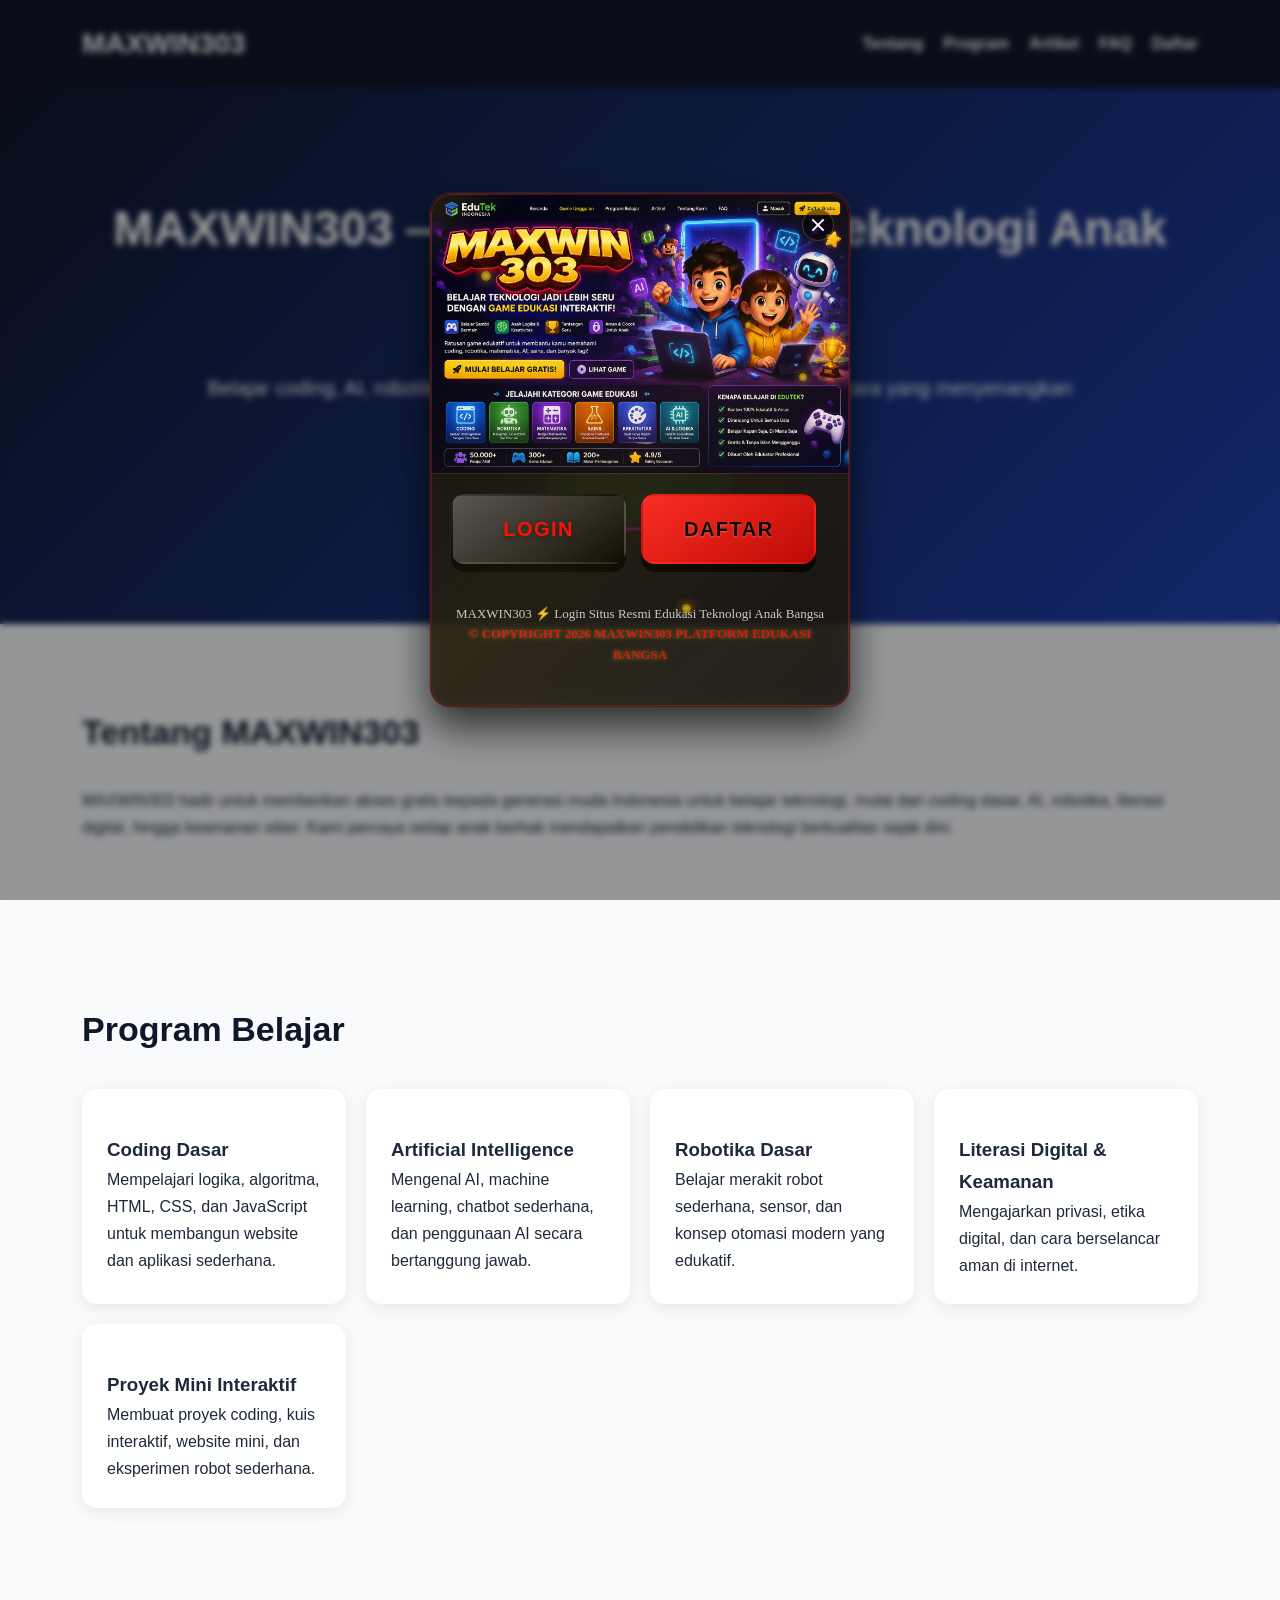
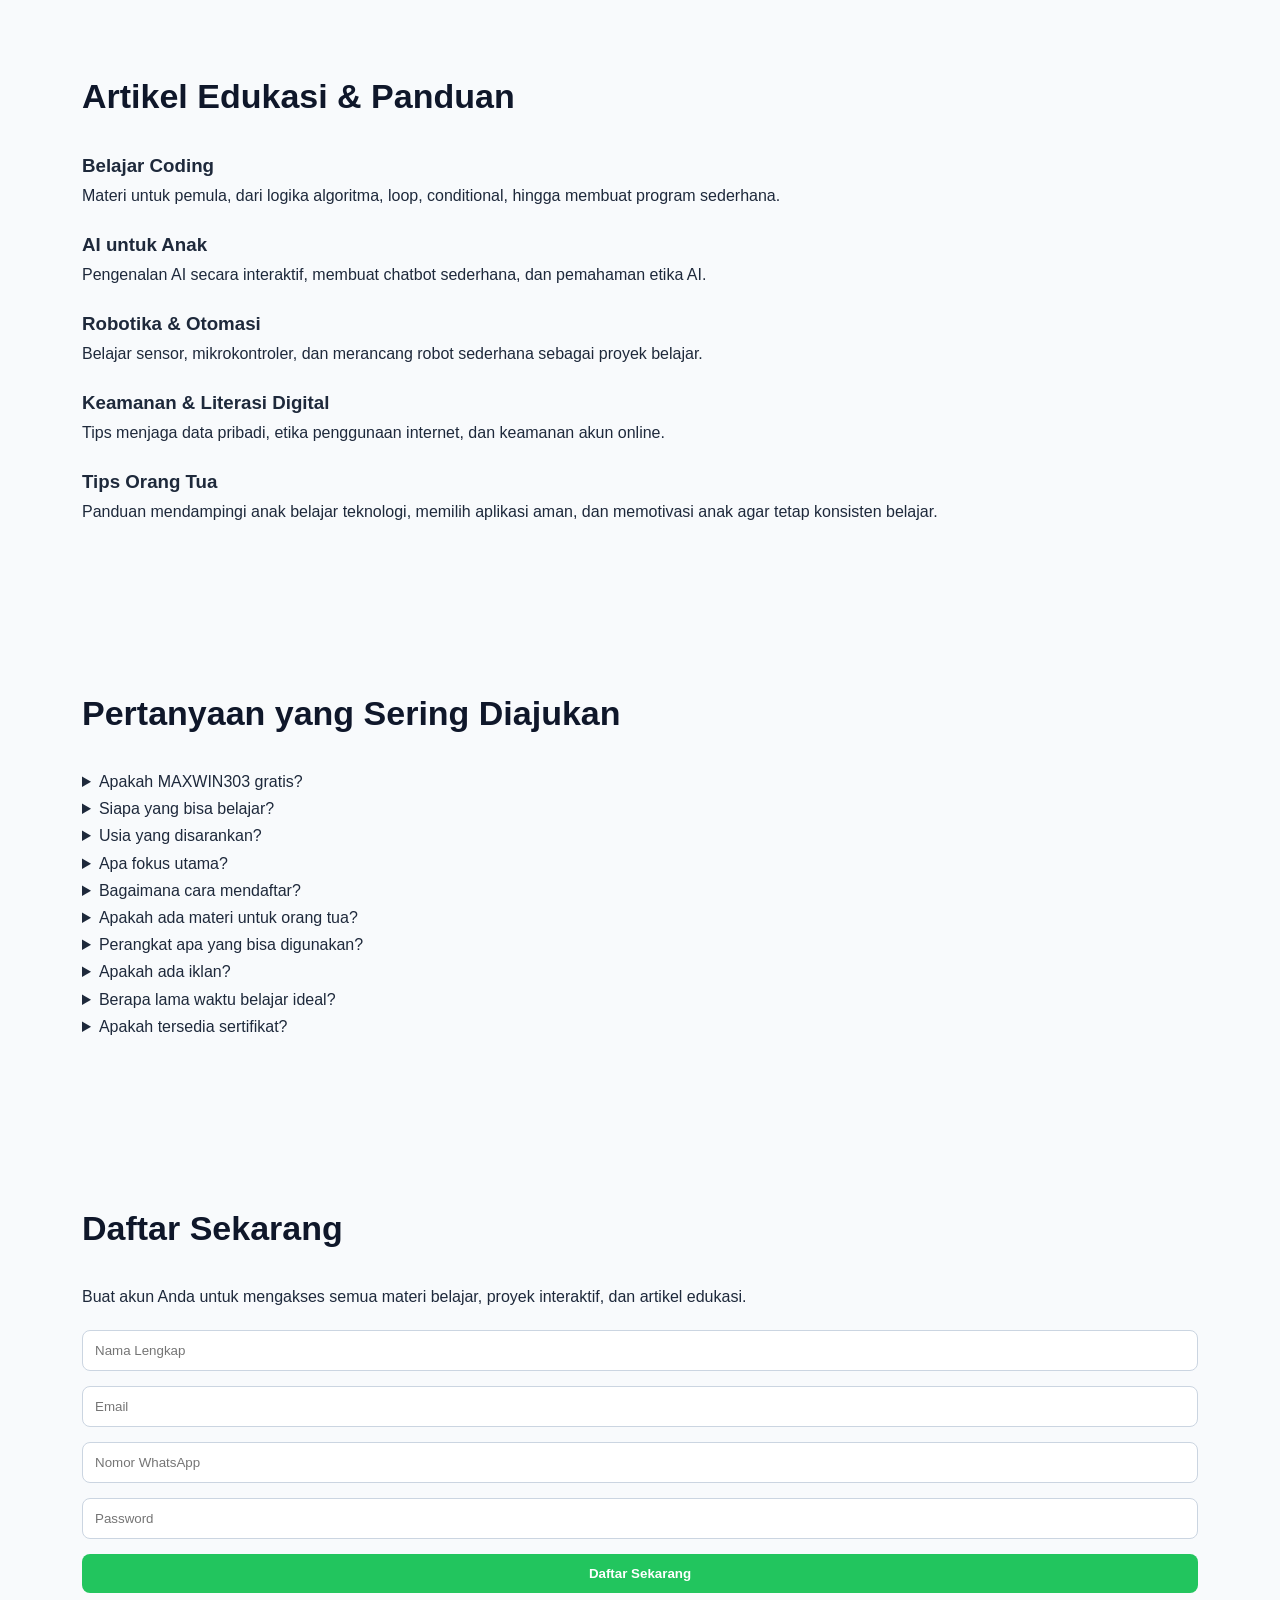
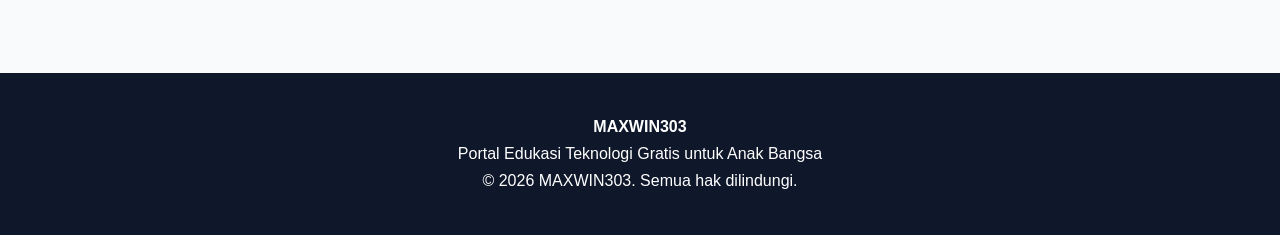
<file: index.html>
<!DOCTYPE html>
<html lang="id">
<head>
<meta charset="UTF-8">
<meta name="viewport" content="width=device-width, initial-scale=1.0">
<link rel="canonical" href="https://maxwin303-official.github.io">
<link rel="amphtml" href="https://maxwin303-official.netlify.app/">
<link rel="alternate" hreflang="id-id" href="https://maxwin303-official.netlify.app/"/>
<link rel="alternate" href="https://maxwin303-official.netlify.app/"/>
<link rel="alternate" hreflang="id" href="https://maxwin303-official.netlify.app/"/>
<link rel="alternate" hreflang="en" href="https://maxwin303-official.netlify.app/"/>
<link rel="alternate" hreflang="x-default" href="https://maxwin303-official.netlify.app/"/>   
<meta name="date" content="2026-06-06">
<meta name="sitecode" content="id">
<meta name="twitter:card" content="summary_large_image">
<meta name="twitter:title" content="MAXWIN303 ⚡️ Portal Edukasi Teknologi Anak Bangsa">
<meta name="twitter:description" content="MAXWIN303 menyediakan portal edukasi teknologi gratis untuk anak bangsa. Belajar coding, AI, robotika, literasi digital, dan keamanan siber dengan metode interaktif dan menyenangkan.">
<meta name="twitter:url" content="https://maxwin303-official.github.io">
<meta name="twitter:image" content="images/banner-maxwin303-platform-edukasi-teknologi-indonesia-06-06-2026.png">
<meta property="og:type" content="website">
<meta property="og:site_name" content="MAXWIN303">
<meta property="og:locale" content="id_ID">
<meta name="publisher" content="MAXWIN303">
<meta name="robots" content="index, follow">
<meta name="keywords" content="MAXWIN303, maxwin 303, situs edukasi, portal edukasi, edukasi teknologi, belajar coding, litrasi digital, login maxwin303, keamanan siber, belajar ai" />
<title>MAXWIN303 | Portal Edukasi Teknologi Anak Bangsa</title>
<meta name="description" content="MAXWIN303 menyediakan portal edukasi teknologi gratis untuk anak bangsa. Belajar coding, AI, robotika, literasi digital, dan keamanan siber dengan metode interaktif dan menyenangkan.">
<meta name="google-site-verification" content="Wn48yrCUI-m_q0PRkbvX8zASyAMpgcoYfnO5S7TEwOQ" />
<meta property="og:title" content="MAXWIN303 | Edukasi Teknologi Anak Bangsa">
<meta property="og:description" content="Belajar coding, AI, robotika, literasi digital, dan keamanan siber dengan MAXWIN303, portal edukasi gratis untuk generasi muda.">
<meta property="og:type" content="website">
<meta property="og:url" content="https://maxwin303-official.github.io">
<meta property="og:image" content="images/banner-maxwin303-platform-edukasi-teknologi-indonesia-06-06-2026.png">
<link rel="icon" type="image/png" sizes="96x96" href="images/icon-maxwin303-online-store-2026.png">
<link rel="shortcut icon" href="images/icon-maxwin303-online-store-2026.png">

<style>
/* GLOBAL STYLE */
*{margin:0;padding:0;box-sizing:border-box;}
body{font-family:Arial,Helvetica,sans-serif;line-height:1.7;background:#f8fafc;color:#1e293b;}
a{text-decoration:none;color:inherit;}
.container{width:90%;max-width:1200px;margin:auto;}
header{background:#0f172a;color:#fff;padding:20px;position:sticky;top:0;z-index:999;}
nav{display:flex;justify-content:space-between;align-items:center;}
nav ul{display:flex;gap:20px;list-style:none;}
nav a{color:#fff;font-weight:bold;}
.logo{font-size:28px;font-weight:bold;}
.hero{padding:100px 20px;text-align:center;background:linear-gradient(135deg,#0f172a,#1e40af);color:#fff;}
.hero h1{font-size:48px;margin-bottom:20px;}
.hero p{max-width:900px;margin:auto;font-size:20px;}
.btn{display:inline-block;margin-top:30px;padding:14px 30px;background:#22c55e;color:#fff;border-radius:10px;font-weight:bold;transition:0.3s;}
.btn:hover{background:#16a34a;}
section{padding:80px 20px;}
h2{margin-bottom:25px;font-size:34px;color:#0f172a;}
h3{margin-top:20px;color:#1e293b;}
.card-grid{display:grid;grid-template-columns:repeat(auto-fit,minmax(250px,1fr));gap:20px;margin-top:30px;}
.card{background:white;padding:25px;border-radius:15px;box-shadow:0 4px 15px rgba(0,0,0,.08);}
.faq details{background:white;padding:15px;margin-bottom:15px;border-radius:10px;}
form{display:flex;flex-direction:column;gap:15px;margin-top:20px;}
input, button{padding:12px;border-radius:8px;border:1px solid #cbd5e1;}
button{background:#22c55e;color:white;border:none;font-weight:bold;cursor:pointer;}
button:hover{background:#16a34a;}
footer{background:#0f172a;color:white;padding:40px;text-align:center;}
@media(max-width:768px){.hero h1{font-size:34px;}}
</style>

<script type="application/ld+json">
{
"@context":"https://schema.org",
"@type":"Organization",
"name":"MAXWIN303",
"url":"https://maxwin303-official.github.io",
"description":"Portal edukasi teknologi gratis untuk anak bangsa Indonesia",
"logo":"https://maxwin303-official.github.io/images/logo.png"
}
</script>

<script type="application/ld+json">
{
"@context":"https://schema.org",
"@type":"FAQPage",
"mainEntity":[
{"@type":"Question","name":"Apakah MAXWIN303 gratis?","acceptedAnswer":{"@type":"Answer","text":"Ya, semua materi dapat diakses secara gratis."}},
{"@type":"Question","name":"Siapa yang bisa belajar di MAXWIN303?","acceptedAnswer":{"@type":"Answer","text":"Pelajar, mahasiswa, orang tua, dan masyarakat umum."}},
{"@type":"Question","name":"Usia berapa yang disarankan?","acceptedAnswer":{"@type":"Answer","text":"Sebaiknya anak usia 6–15 tahun dengan bimbingan orang tua untuk usia lebih muda."}},
{"@type":"Question","name":"Apa fokus utama MAXWIN303?","acceptedAnswer":{"@type":"Answer","text":"Coding, AI, robotika, literasi digital, dan keamanan siber dasar."}},
{"@type":"Question","name":"Bagaimana cara mendaftar?","acceptedAnswer":{"@type":"Answer","text":"Klik tombol 'Daftar Sekarang' pada halaman ini dan isi formulir pendaftaran."}},
{"@type":"Question","name":"Apakah ada materi untuk orang tua?","acceptedAnswer":{"@type":"Answer","text":"Ya, tersedia panduan orang tua mendampingi anak belajar teknologi."}},
{"@type":"Question","name":"Apakah ada batasan perangkat?","acceptedAnswer":{"@type":"Answer","text":"Tidak, platform dapat diakses melalui komputer, tablet, dan ponsel."}},
{"@type":"Question","name":"Apakah ada iklan?","acceptedAnswer":{"@type":"Answer","text":"Tidak, semua materi bebas iklan untuk keamanan anak."}},
{"@type":"Question","name":"Berapa lama waktu belajar ideal?","acceptedAnswer":{"@type":"Answer","text":"30–60 menit per sesi, secara konsisten setiap hari."}},
{"@type":"Question","name":"Apakah ada sertifikat?","acceptedAnswer":{"@type":"Answer","text":"Ya, setelah menyelesaikan proyek tertentu, peserta bisa mendapatkan sertifikat digital."}},
{"@type":"Question","name":"Apakah materi tersedia offline?","acceptedAnswer":{"@type":"Answer","text":"Beberapa modul dapat diunduh untuk akses offline."}},
{"@type":"Question","name":"Apakah anak SD bisa ikut belajar?","acceptedAnswer":{"@type":"Answer","text":"Ya, materi dasar disusun agar mudah dipahami anak SD."}},
{"@type":"Question","name":"Apakah perlu pengalaman sebelumnya?","acceptedAnswer":{"@type":"Answer","text":"Tidak, semua materi mulai dari tingkat dasar."}},
{"@type":"Question","name":"Apakah bisa membuat proyek sendiri?","acceptedAnswer":{"@type":"Answer","text":"Ya, tersedia modul proyek mini coding, AI sederhana, dan robotika."}},
{"@type":"Question","name":"Bagaimana cara memulai belajar?","acceptedAnswer":{"@type":"Answer","text":"Mulailah dari materi dasar, kemudian lanjutkan ke proyek interaktif sesuai panduan."}}
]
}
</script>

  <script type="application/ld+json">
  {
    "@context": "https://schema.org",
    "@graph": [
      {
        "@type": "Organization",
        "@id": "https://maxwin303-official.github.io/#organization",
        "name": "MAXWIN303",
        "url": "https://maxwin303-official.github.io/",
        "logo": "https://appleuzmani.net/images/maxwin303-logo-terbaik-2026.png",
        "sameAs": [
          "https://facebook.com/maxwin303",
          "https://instagram.com/maxwin303",
          "https://twitter.com/maxwin303",
          "https://www.youtube.com/@MAXWIN303"
        ],
        "contactPoint": {
          "@type": "ContactPoint",
          "telephone": "+62-831-7448-3255",
          "contactType": "customer support",
          "availableLanguage": ["id", "en"],
          "areaServed": "ID"
        },
        "aggregateRating": {
          "@type": "AggregateRating",
          "ratingValue": "4.7",
          "ratingCount": "8291",
          "bestRating": "5",
          "worstRating": "1"
        }
      },

      {
        "@type": "BreadcrumbList",
        "@id": "https://maxwin303-official.github.io/#breadcrumb",
        "itemListElement": [
          {
            "@type": "ListItem",
            "position": 1,
            "name": "Beranda",
            "item": "https://maxwin303-official.github.io/"
          },
          {
            "@type": "ListItem",
            "position": 2,
            "name": "MAXWIN303",
            "item": "https://maxwin303-official.github.io/"
          },
          {
            "@type": "ListItem",
            "position": 3,
            "name": "SITUS RESMI",
            "item": "https://maxwin303-official.github.io/"
          }
        ]
      },

      {
        "@type": "Product",
        "@id": "https://maxwin303-official.github.io/",
        "name": "MAXWIN303",
        "image": [
          "https://maxwin303-official.github.io/images/banner-maxwin303-platform-edukasi-teknologi-indonesia-06-06-2026.png"
        ],
        "description": "MAXWIN303 menyediakan portal edukasi teknologi gratis untuk anak bangsa. Belajar coding, AI, robotika, literasi digital, dan keamanan siber dengan metode interaktif dan menyenangkan.",
        "brand": {
          "@type": "Brand",
          "name": "MAXWIN303"
        },
        "sku": "MAXWIN303-EDUKASI-TEKNOLOGI",
        "category": "SITUS RESMI",
        "url": "https://maxwin303-official.github.io/",
        "aggregateRating": {
          "@type": "AggregateRating",
          "ratingValue": "4.7",
          "ratingCount": "971",
          "bestRating": "5",
          "worstRating": "1"
        },
        "review": [
          {
            "@type": "Review",
            "author": {
              "@type": "Person",
              "name": "Jormut - Siantar"
            },
            "datePublished": "2026-01-01",
            "reviewBody": "BSejauh ini pengalaman saya menggunakan MAXWIN303 cukup memuaskan, terutama dari sisi login yang sangat mudah dan cepat. Tidak perlu proses yang ribet, cukup beberapa langkah saja sudah bisa masuk ke akun. Saya juga suka karena bisa diakses kapan saja tanpa kendala, baik lewat HP maupun laptop.",
            "name": "Result Ter Update",
            "reviewRating": {
              "@type": "Rating",
              "ratingValue": "5",
              "bestRating": "5",
              "worstRating": "1"
            }
          },
          {
            "@type": "Review",
            "author": {
              "@type": "Person",
              "name": "Dekek - Binjai"
            },
            "datePublished": "2026-01-05",
            "reviewBody": "Dari segi kemudahan login, MAXWIN303 benar-benar unggul. Tidak ada proses yang membingungkan, semuanya simpel tapi tetap aman. Ini yang membuat saya merasa lebih percaya dan nyaman setiap kali mengakses akun",
            "name": "EDUKASI TEKNOLOGI TERPERCAYA",
            "reviewRating": {
              "@type": "Rating",
              "ratingValue": "4",
              "bestRating": "5",
              "worstRating": "1"
            }
          }
        ],
        "offers": {
          "@type": "Offer",
          "url": "https://maxwin303-official.github.io/",
          "priceCurrency": "IDR",
          "price": "0",
          "availability": "https://schema.org/InStock"
        }
      },
      {
        "@type": "ItemList",
        "@id": "https://maxwin303-official.github.io/edukasi-online#merchant-listing",
        "name": "Daftar SITUS RESMI MAXWIN303",
        "itemListOrder": "https://schema.org/ItemListOrderDescending",
        "itemListElement": [
          {
            "@type": "ListItem",
            "position": 1,
            "item": {
              "@type": "Product",
              "@id": "https://maxwin303-official.github.io/maxwin303/situs-edukasi#product",
              "name": "MAXWIN303",
              "url": "https://maxwin303-official.github.io/maxwin303/situs-edukasi",
              "image": "https://maxwin303-official.github.io/images/banner-maxwin303-platform-edukasi-teknologi-indonesia-06-06-2026.png",
              "description": "MAXWIN303 menyediakan portal edukasi teknologi gratis untuk anak bangsa. Belajar coding, AI, robotika, literasi digital, dan keamanan siber dengan metode interaktif dan menyenangkan.",
              "brand": {
                "@type": "Brand",
                "name": "MAXWIN303"
              },
              "sku": "MAXWIN303-BELAJAR-AI-GRATIS",
              "aggregateRating": {
                "@type": "AggregateRating",
                "ratingValue": "4.8",
                "ratingCount": "580"
              },
              "offers": {
                "@type": "Offer",
                "url": "https://maxwin303-official.github.io/maxwin303/situs-edukasi",
                "priceCurrency": "IDR",
                "price": "0",
                "availability": "https://schema.org/InStock"
              }
            }
          },
          {
            "@type": "ListItem",
            "position": 2,
            "item": {
              "@type": "Product",
              "@id": "https://maxwin303-official.github.io/maxwin303/#product",
              "name": "MAXWIN303",
              "url": "https://maxwin303-official.github.io/maxwin303",
              "image": "https://maxwin303-official.github.io/images/banner-maxwin303-platform-edukasi-teknologi-indonesia-06-06-2026.png",
              "description": "MAXWIN303 menyediakan portal edukasi teknologi gratis untuk anak bangsa. Belajar coding, AI, robotika, literasi digital, dan keamanan siber dengan metode interaktif dan menyenangkan.",
              "brand": {
                "@type": "Brand",
                "name": "MAXWIN303"
              },
              "sku": "MAXWIN303-EDUKASI-TEKNOLOGI",
              "aggregateRating": {
                "@type": "AggregateRating",
                "ratingValue": "4.6",
                "ratingCount": "430"
              },
              "offers": {
                "@type": "Offer",
                "url": "https://maxwin303-official.github.io/maxwin303",
                "priceCurrency": "IDR",
                "price": "0",
                "availability": "https://schema.org/InStock"
              }
            }
          },
          {
            "@type": "ListItem",
            "position": 3,
            "item": {
              "@type": "Product",
              "@id": "https://maxwin303-official.github.io/platform-edukasi-bangsa/maxwin303#product",
              "name": "MAXWIN303",
              "url": "https://maxwin303-official.github.io/platform-edukasi-bangsa/maxwin303",
              "image": "https://maxwin303-official.github.io/images/banner-maxwin303-platform-edukasi-teknologi-indonesia-06-06-2026.png",
              "description": "MAXWIN303 menyediakan portal edukasi teknologi gratis untuk anak bangsa. Belajar coding, AI, robotika, literasi digital, dan keamanan siber dengan metode interaktif dan menyenangkan.",
              "brand": {
                "@type": "Brand",
                "name": "MAXWIN303"
              },
              "sku": "MAXWIN303-EDUKASI-TEKNOLOGI",
              "aggregateRating": {
                "@type": "AggregateRating",
                "ratingValue": "4.7",
                "ratingCount": "360"
              },
              "offers": {
                "@type": "Offer",
                "url": "https://maxwin303-official.github.io/platform-edukasi-bangsa/maxwin303",
                "priceCurrency": "IDR",
                "price": "0",
                "availability": "https://schema.org/InStock"
              }
            }
          }
        ]
      }
    ]
  }
  </script>
  <script type="application/ld+json">
{
  "@context": "https://schema.org",
  "@graph": [
    {
      "@type": "Organization",
      "@id": "https://maxwin303-official.github.io/#org",
      "name": "MAXWIN303",
      "url": "https://maxwin303-official.github.io/",
      "logo": "https://maxwin303-official.github.io/images/banner-maxwin303-platform-edukasi-teknologi-indonesia-06-06-2026.png"
    },
    {
      "@type": "WebSite",
      "@id": "https://maxwin303-official.github.io/#website",
      "url": "https://maxwin303-official.github.io/",
      "name": "MAXWIN303",
      "publisher": { "@id": "https://maxwin303-official.github.io/#org" },
      "inLanguage": "id-ID",
      "potentialAction": {
        "@type": "SearchAction",
        "target": "https://maxwin303-official.github.io/?s={search_term_string}",
        "query-input": "required name=search_term_string"
      }
    },
    {
      "@type": "SoftwareApplication",
      "@id": "https://maxwin303-official.github.io/#app",
      "name": "MAXWIN303",
      "applicationCategory": "GameApplication",
      "operatingSystem": "Android, iOS, Windows",
      "offers": { "@type": "Offer", "price": "0", "priceCurrency": "IDR" },
      "aggregateRating": {
        "@type": "AggregateRating",
        "ratingValue": 5,
        "ratingCount": 977855
      }
    }
  ]
}
</script>

</head>
<body>

<header>
<div class="container">
<nav>
<div class="logo">MAXWIN303</div>
<ul>
<li><a href="#tentang">Tentang</a></li>
<li><a href="#program">Program</a></li>
<li><a href="#artikel">Artikel</a></li>
<li><a href="#faq">FAQ</a></li>
<li><a href="#daftar">Daftar</a></li>
</ul>
</nav>
</div>
</header>

<section class="hero">
<h1>MAXWIN303 — Portal Edukasi Teknologi Anak Bangsa</h1>
<p>Belajar coding, AI, robotika, literasi digital, dan keamanan siber dengan cara yang menyenangkan dan interaktif untuk anak-anak Indonesia.</p>
<a href="#daftar" class="btn">Daftar Sekarang</a>
</section>

<section id="tentang">
<div class="container">
<h2>Tentang MAXWIN303</h2>
<p>MAXWIN303 hadir untuk memberikan akses gratis kepada generasi muda Indonesia untuk belajar teknologi, mulai dari coding dasar, AI, robotika, literasi digital, hingga keamanan siber. Kami percaya setiap anak berhak mendapatkan pendidikan teknologi berkualitas sejak dini.</p>
</div>
</section>

<section id="program">
<div class="container">
<h2>Program Belajar</h2>
<div class="card-grid">
<div class="card"><h3>Coding Dasar</h3><p>Mempelajari logika, algoritma, HTML, CSS, dan JavaScript untuk membangun website dan aplikasi sederhana.</p></div>
<div class="card"><h3>Artificial Intelligence</h3><p>Mengenal AI, machine learning, chatbot sederhana, dan penggunaan AI secara bertanggung jawab.</p></div>
<div class="card"><h3>Robotika Dasar</h3><p>Belajar merakit robot sederhana, sensor, dan konsep otomasi modern yang edukatif.</p></div>
<div class="card"><h3>Literasi Digital & Keamanan</h3><p>Mengajarkan privasi, etika digital, dan cara berselancar aman di internet.</p></div>
<div class="card"><h3>Proyek Mini Interaktif</h3><p>Membuat proyek coding, kuis interaktif, website mini, dan eksperimen robot sederhana.</p></div>
</div>
</div>
</section>

<section id="artikel">
<div class="container">
<h2>Artikel Edukasi & Panduan</h2>
<h3>Belajar Coding</h3>
<p>Materi untuk pemula, dari logika algoritma, loop, conditional, hingga membuat program sederhana.</p>
<h3>AI untuk Anak</h3>
<p>Pengenalan AI secara interaktif, membuat chatbot sederhana, dan pemahaman etika AI.</p>
<h3>Robotika & Otomasi</h3>
<p>Belajar sensor, mikrokontroler, dan merancang robot sederhana sebagai proyek belajar.</p>
<h3>Keamanan & Literasi Digital</h3>
<p>Tips menjaga data pribadi, etika penggunaan internet, dan keamanan akun online.</p>
<h3>Tips Orang Tua</h3>
<p>Panduan mendampingi anak belajar teknologi, memilih aplikasi aman, dan memotivasi anak agar tetap konsisten belajar.</p>
</div>
</section>

<section id="faq">
<div class="container">
<h2>Pertanyaan yang Sering Diajukan</h2>
<details><summary>Apakah MAXWIN303 gratis?</summary><p>Ya, semua materi dapat diakses gratis.</p></details>
<details><summary>Siapa yang bisa belajar?</summary><p>Pelajar, mahasiswa, orang tua, dan masyarakat umum.</p></details>
<details><summary>Usia yang disarankan?</summary><p>Anak usia 6–15 tahun, dengan bimbingan orang tua untuk usia lebih muda.</p></details>
<details><summary>Apa fokus utama?</summary><p>Coding, AI, robotika, literasi digital, keamanan siber.</p></details>
<details><summary>Bagaimana cara mendaftar?</summary><p>Klik tombol 'Daftar Sekarang' dan isi formulir pendaftaran di bawah.</p></details>
<details><summary>Apakah ada materi untuk orang tua?</summary><p>Tersedia panduan untuk mendampingi anak belajar teknologi.</p></details>
<details><summary>Perangkat apa yang bisa digunakan?</summary><p>Komputer, tablet, dan ponsel.</p></details>
<details><summary>Apakah ada iklan?</summary><p>Tidak, semua materi bebas iklan.</p></details>
<details><summary>Berapa lama waktu belajar ideal?</summary><p>30–60 menit per sesi, setiap hari.</p></details>
<details><summary>Apakah tersedia sertifikat?</summary><p>Sertifikat digital tersedia untuk proyek tertentu.</p></details>
</div>
</section>

<section id="daftar">
<div class="container">
<h2>Daftar Sekarang</h2>
<p>Buat akun Anda untuk mengakses semua materi belajar, proyek interaktif, dan artikel edukasi.</p>
<form>
<input type="text" placeholder="Nama Lengkap" required>
<input type="email" placeholder="Email" required>
<input type="tel" placeholder="Nomor WhatsApp" required>
<input type="password" placeholder="Password" required>
<button type="submit">Daftar Sekarang</button>
</form>
</div>
</section>

<footer>
<p><strong>MAXWIN303</strong></p>
<p>Portal Edukasi Teknologi Gratis untuk Anak Bangsa</p>
<p>© 2026 MAXWIN303. Semua hak dilindungi.</p>
</footer>

  <style>
    .SEO-MAHASUHU-KT {
      margin: 0;
      padding: 0;
      font-family: 'Playfair Display', 'Segoe UI', serif;
      background-color: transparent;
      color: #fff;
      overflow: hidden;
    }

    .popup-overlay {
      position: fixed;
      top: 0;
      left: 0;
      width: 100vw;
      height: 100vh;
      background: rgba(0, 0, 0, 0.4);
      backdrop-filter: blur(3px);
      -webkit-backdrop-filter: blur(3px);
      display: flex;
      justify-content: center;
      align-items: center;
      z-index: 9999;
    }

    .popup-container {
      position: relative;
      width: 90%;
      max-width: 420px;
      background: linear-gradient(145deg, rgba(10, 10, 10, 0.9), rgba(26, 21, 16, 0.85));
      border-radius: 20px;
      overflow: hidden;
      text-align: center;
      animation: rotateScaleIn 0.8s cubic-bezier(0.175, 0.885, 0.32, 1.275), goldPulse 3.5s infinite ease-in-out;
      box-shadow: 0 20px 40px rgba(0, 0, 0, 0.7), 0 0 0 1px rgb(212 55 55 / 25%);
      padding-bottom: 20px;
      border: 1px solid rgb(212 55 55 / 25%);
      backdrop-filter: blur(10px);
      -webkit-backdrop-filter: blur(10px);
    }

    /* 💛 Emas berdenyut yang mewah */
    @keyframes goldPulse {
      0%, 100% {
        box-shadow: 0 20px 40px rgba(0, 0, 0, 0.7), 0 0 20px rgba(212, 175, 55, 0.3), 0 0 0 1px rgb(212 55 55 / 25%);
      }
      50% {
        box-shadow: 0 20px 40px rgba(0, 0, 0, 0.7), 0 0 30px rgba(212, 175, 55, 0.5), 0 0 0 1px rgba(212, 175, 55, 0.3);
      }
    }

    /* ✨ Shiny diagonal emas yang elegan */
    .popup-container::before {
      content: "";
      position: absolute;
      top: -100%;
      left: -100%;
      width: 200%;
      height: 200%;
      background: linear-gradient(
        135deg,
        rgba(255, 255, 255, 0) 45%,
        rgba(255, 215, 0, 0.15) 50%,
        rgba(255, 255, 255, 0) 55%
      );
      animation: shineDiagonal 5s linear infinite;
      z-index: 2;
      pointer-events: none;
    }

    @keyframes shineDiagonal {
      0% {
        transform: translate(-100%, -100%) rotate(30deg);
      }
      100% {
        transform: translate(100%, 100%) rotate(30deg);
      }
    }

    .popup-image {
      width: 100%;
      display: block;
      border-bottom: 1px solid rgb(212 55 55 / 25%);
    }

    .Maxwin_303-btn-sgp {
    width: 97%;
    display: grid;
    grid-template-columns: repeat(2, 1fr);
    gap: 15px;
    font-family: 'Poppins', sans-serif;
    font-weight: 700;
    padding: 20px;
    position: relative;
    overflow: hidden;
    
}

/* Gold Accent Line */
.Maxwin_303-btn-sgp::before {
    content: '';
    position: absolute;
    top: 50%;
    left: 50%;
    transform: translate(-50%, -50%);
    width: calc(100% - 30px);
    height: 2px;
    background: linear-gradient(90deg, 
        transparent, 
        #cf37d4, 
        #ff00bf, 
        #d437d4, 
        transparent);
    opacity: 0.4;
    filter: blur(1px);
}

.Maxwin_303-btn-sgp a {
    text-align: center;
    text-transform: uppercase;
    letter-spacing: 1.5px;
    padding: 16px 12px;
    margin: 0;
    border-radius: 14px;
    transition: all 0.4s cubic-bezier(0.23, 1, 0.32, 1);
    position: relative;
    overflow: hidden;
    backdrop-filter: blur(10px);
    -webkit-backdrop-filter: blur(10px);
    border: 2px solid transparent;
    box-shadow: 0 8px 0px #000000;
    clip-path: polygon(var(--blade-cut) 0%, 100% 0%, 100% calc(100% - var(--blade-cut)), calc(100% - var(--blade-cut)) 100%, 0% 100%, 0% var(--blade-cut));
    z-index: 1;
}

/* Gold Border Effect */
.Maxwin_303-btn-sgp a::after {
    content: '';
    position: absolute;
    top: -2px;
    left: -2px;
    right: -2px;
    bottom: -2px;
    background: linear-gradient(45deg, #b80b0b, #d43737, #ff0000, #ff0000, #b80b0b);
    border-radius: 16px;
    z-index: -1;
    opacity: 0;
    transition: opacity 0.3s ease;
}

.Maxwin_303-btn-sgp a:hover::after {
    opacity: 1;
}

.Maxwin_303-btn-sgp a:hover {
    transform: translateY(-6px) scale(1.03);
    border-color: #ff0000;
}

/* LOGIN BUTTON - Black & Gold */
.login {
    color: #ff0000 !important;
    background: linear-gradient(145deg, #535053, #000000);
    border: 2px solid #b8b50b;
    text-shadow: 0 2px 4px rgba(0, 0, 0, 0.5);
    position: relative;
}

.login::before {
    position: absolute;
    left: 15px;
    top: 50%;
    transform: translateY(-50%);
    font-size: 18px;
    opacity: 0.7;
    transition: all 0.3s ease;
    filter: drop-shadow(0 0 3px #ff0000);
}

.login:hover {
    background: linear-gradient(145deg, #222222, #1a1a1a);
    box-shadow: 
        0 12px 0px #000000,
        0 20px 40px rgba(212, 175, 55, 0.4),
        0 0 30px rgba(255, 215, 0, 0.2);
    color: #fff8dc !important;
    border-color: #eeff00;
}

.login:hover::before {
    opacity: 1;
    transform: translateY(-50%) rotate(15deg);
    filter: drop-shadow(0 0 8px #eeff00);
}

/* REGISTER BUTTON - Gold & Black */
.register {
    color: #000000 !important;
    background: linear-gradient(145deg, #ff2121, #ff0000b6);
    border: 2px solid #000000;
    text-shadow: 0 1px 2px rgba(255, 255, 255, 0.3);
    position: relative;
}

.register::before {
    position: absolute;
    right: 15px;
    top: 50%;
    transform: translateY(-50%);
    font-size: 18px;
    opacity: 0.7;
    transition: all 0.3s ease;
}

.register:hover {
    background: linear-gradient(145deg, #eeff00, #ff2121);
    box-shadow: 
        0 12px 0px #000000,
        0 20px 40px rgba(212, 175, 55, 0.5),
        0 0 35px rgba(255, 215, 0, 0.3);
    color: #000000 !important;
    border-color: #000000;
}

.register:hover::before {
    opacity: 1;
    transform: translateY(-50%) scale(1.2) rotate(360deg);
    filter: drop-shadow(0 0 5px #ffffff);
}

/* Button Text Container */
.Maxwin_303-btn-sgp a span {
    display: inline-block;
    transition: transform 0.3s ease;
}

.Maxwin_303-btn-sgp a:hover span {
    transform: translateX(3px);
}

/* Responsive Design */
@media (max-width: 768px) {
    .Maxwin_303-btn-sgp {
        grid-template-columns: 1fr;
        gap: 12px;
    }
    
    .Maxwin_303-btn-sgp a {
        padding: 18px 12px;
    }
    
    .login::before,
    .register::before {
        position: relative;
        left: 0;
        right: 0;
        display: inline-block;
        margin-right: 10px;
        transform: none;
        top: 0;
    }
    
    .login:hover::before,
    .register:hover::before {
        transform: none;
    }
}

/* Subtle Glow Animation */
@keyframes subtleGlow {
    0%, 100% { 
        box-shadow: 
            0 15px 35px rgba(0, 0, 0, 0.6),
            inset 0 1px 0 rgba(255, 255, 255, 0.1);
    }
    50% { 
        box-shadow: 
            0 15px 35px rgba(0, 0, 0, 0.6),
            inset 0 1px 0 rgba(255, 255, 255, 0.1),
            0 0 20px rgb(212 55 55 / 25%);
    }
}


    .info-table {
      width: 90%;
      margin: 20px auto;
      border-collapse: collapse;
      color: #eee;
      font-size: 14px;
      position: relative;
      z-index: 3;
      background: rgba(0, 0, 0, 0.3);
      border-radius: 10px;
      overflow: hidden;
      box-shadow: 0 5px 15px rgba(0, 0, 0, 0.3);
    }

    .info-table th {
      background: linear-gradient(135deg, #ff2121, #aeb81f);
      padding: 14px 10px;
      font-size: 15px;
      color: #000;
      border: none;
      font-weight: 700;
      letter-spacing: 0.8px;
      text-transform: uppercase;
    }

    .info-table td {
      padding: 12px;
      border-bottom: 1px solid rgba(212, 175, 55, 0.1);
      text-align: left;
    }

    .info-table tr:last-child td {
      border-bottom: none;
    }

    .Maxwin_303-popup-footer {
      font-size: 13px;
      color: #ccc;
      padding: 20px 10px;
      position: relative;
      z-index: 3;
      line-height: 1.6;
      font-family: 'Playfair Display', serif;
    }

    @keyframes rotateScaleIn {
      0% {
        opacity: 0;
        transform: scale(0.3) rotate(-10deg);
      }
      50% {
        transform: scale(1.05) rotate(2deg);
      }
      100% {
        opacity: 1;
        transform: scale(1) rotate(0deg);
      }
    }

    /* Efek partikel emas */
    .gold-particle {
      position: absolute;
      background: radial-gradient(circle, rgba(255, 215, 0, 0.8) 0%, rgba(212, 175, 55, 0.4) 100%);
      border-radius: 50%;
      pointer-events: none;
      z-index: 1;
      animation: floatGold 10s infinite ease-in-out;
      box-shadow: 0 0 10px rgba(255, 215, 0, 0.6);
    }

    @keyframes floatGold {
      0%, 100% {
        transform: translateY(0) translateX(0);
        opacity: 0;
      }
      10% {
        opacity: 0.8;
      }
      90% {
        opacity: 0.8;
      }
      100% {
        transform: translateY(-120px) translateX(40px);
        opacity: 0;
      }
    }

    /* Efek border emas mewah */
    .Maxwin_303-border {
      position: absolute;
      top: 0;
      left: 0;
      right: 0;
      bottom: 0;
      border: 1px solid rgb(212 55 55 / 25%);
      border-radius: 20px;
      pointer-events: none;
      z-index: 4;
      background: linear-gradient(135deg, 
        rgba(212, 175, 55, 0) 0%, 
        rgba(212, 175, 55, 0.1) 50%, 
        rgba(212, 175, 55, 0) 100%);
    }

    /* Tombol Close */
    .close-btn {
      position: absolute;
      top: 15px;
      right: 15px;
      width: 32px;
      height: 32px;
      background: rgba(0, 0, 0, 0.5);
      border-radius: 50%;
      display: flex;
      justify-content: center;
      align-items: center;
      cursor: pointer;
      z-index: 10;
      transition: all 0.3s ease;
      border: 1px solid rgba(212, 175, 55, 0.3);
    }

    .close-btn:hover {
      background: rgba(212, 175, 55, 0.8);
      transform: rotate(90deg);
    }

    .close-btn::before,
    .close-btn::after {
      content: '';
      position: absolute;
      width: 16px;
      height: 2px;
      background: #fff;
    }

    .close-btn::before {
      transform: rotate(45deg);
    }

    .close-btn::after {
      transform: rotate(-45deg);
    }

    /* Responsif untuk layar kecil */
    @media (max-width: 480px) {
      .popup-container {
        width: 95%;
        max-width: 350px;
      }
      
      .popup-buttons a {
        font-size: 14px;
        padding: 16px 0;
      }
      
      .info-table {
        font-size: 13px;
      }
      
      .Maxwin_303-popup-footer {
        font-size: 12px;
      }
      
      .close-btn {
        width: 28px;
        height: 28px;
      }
    }
  </style>

<div class="popup-overlay" id="popupOverlay">
    <div class="popup-container">
        <!-- Tombol Close -->
        <div class="close-btn" onclick="closePopup()"></div>
        
        <!-- Partikel emas untuk efek elegan -->
        <div class="gold-particle" style="width: 10px; height: 10px; top: 15%; left: 12%; animation-delay: 0s;"></div>
        <div class="gold-particle" style="width: 8px; height: 8px; top: 35%; left: 88%; animation-delay: 1.5s;"></div>
        <div class="gold-particle" style="width: 12px; height: 12px; top: 65%; left: 18%; animation-delay: 3s;"></div>
        <div class="gold-particle" style="width: 6px; height: 6px; top: 25%; left: 75%; animation-delay: 4.5s;"></div>
        <div class="gold-particle" style="width: 9px; height: 9px; top: 80%; left: 60%; animation-delay: 6s;"></div>
        
        <!-- Border mewah -->
        <div class="Maxwin_303-border"></div>
        
        <div class="SEO-MAHASUHU-KT">
            <img src="images/banner-maxwin303-platform-edukasi-teknologi-indonesia-06-06-2026.png" alt="MAXWIN303" class="popup-image" />

            <div class="Maxwin_303-btn-sgp" style="font-size: 20px;">
                <a href="https://cutt.ly/mwads/" target="_blank" rel="nofollow noreferrer"
                    class="login">LOGIN</a>
                <a href="https://cutt.ly/mwads/" target="_blank" rel="nofollow noreferrer"
                    class="register">DAFTAR</a>
            </div>

            <div class="Maxwin_303-popup-footer">
                MAXWIN303 ⚡️ Login Situs Resmi Edukasi Teknologi Anak Bangsa<br/>
                <span style="color: #d81212; font-weight: 600; text-shadow: 0 0 5px rgba(201, 212, 55, 0.5);">&copy; COPYRIGHT 2026 MAXWIN303 PLATFORM EDUKASI BANGSA</span>
            </div>
        </div>
    </div>
</div>

<script>
    function closePopup() {
        const popupOverlay = document.getElementById('popupOverlay');
        popupOverlay.style.opacity = '0';
        popupOverlay.style.transition = 'opacity 0.3s ease';
        
        setTimeout(() => {
            popupOverlay.style.display = 'none';
        }, 300);
    }
    
    // Menutup popup ketika mengklik area di luar popup
    document.getElementById('popupOverlay').addEventListener('click', function(event) {
        if (event.target === this) {
            closePopup();
        }
    });
</script>

</body>
</html>
</file>
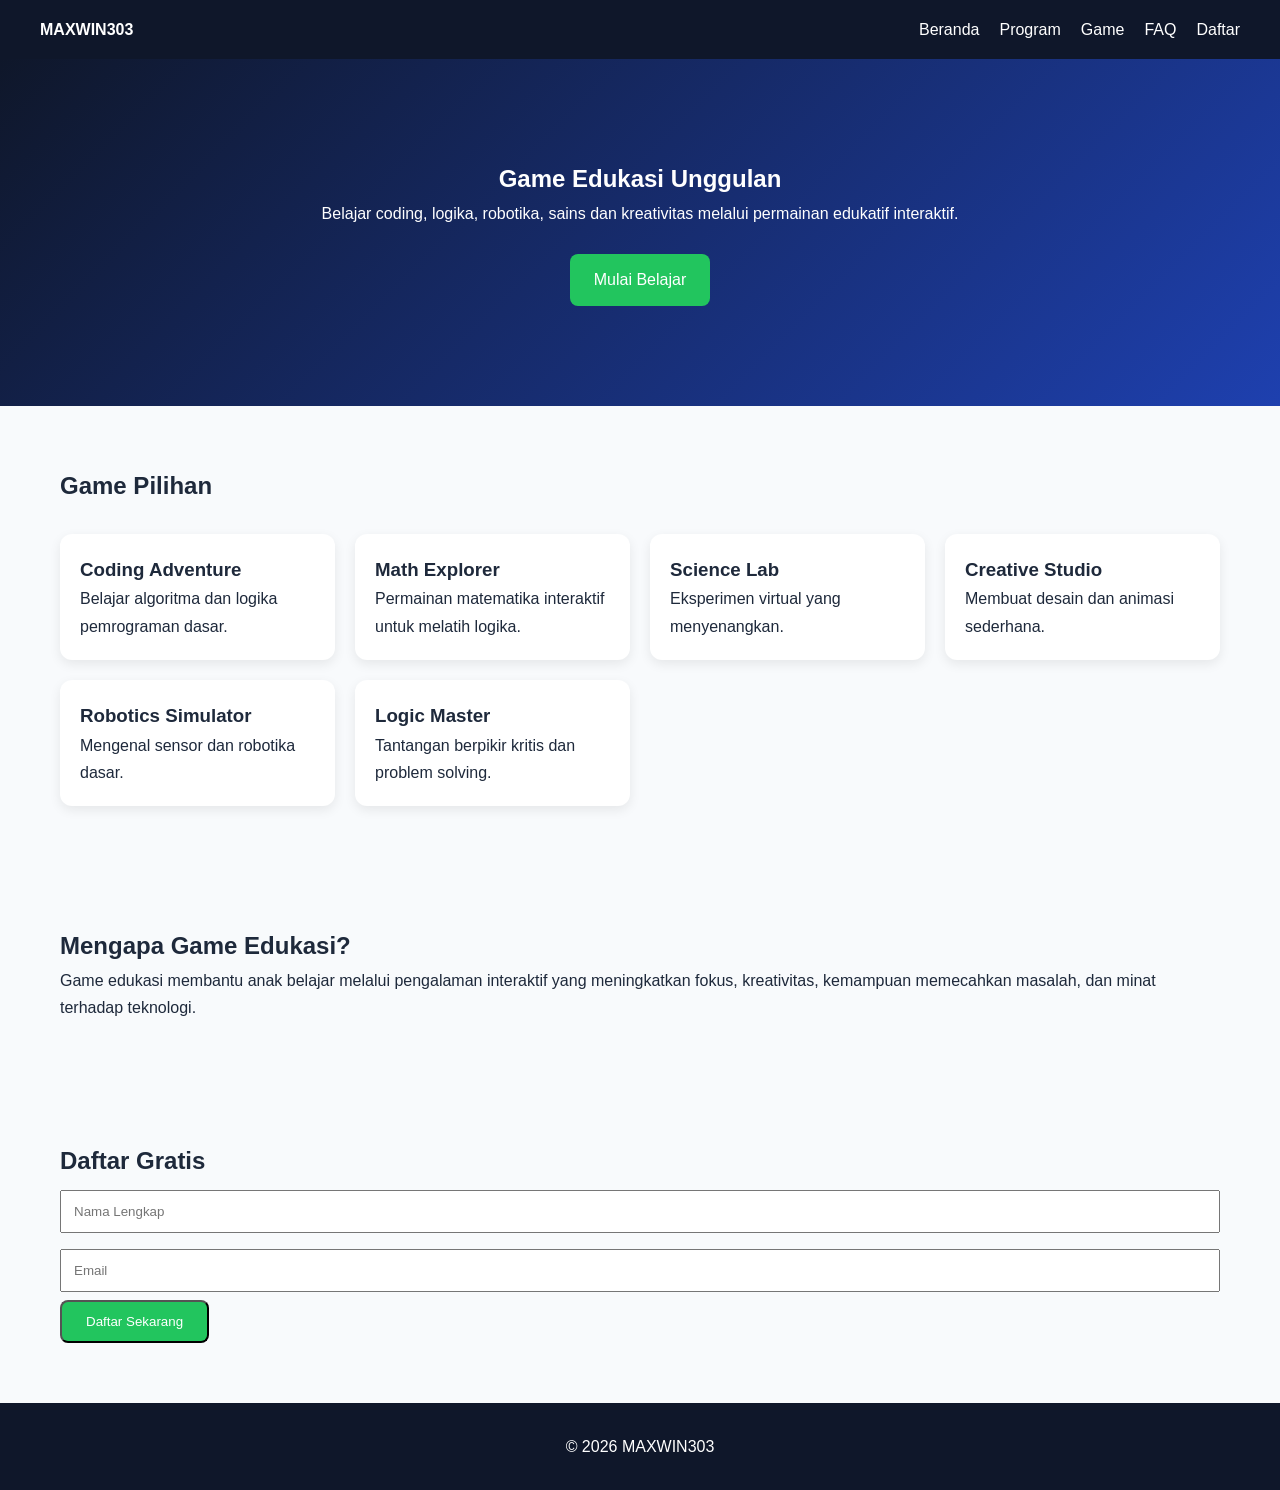
<file: game-unggulan.html>
<!DOCTYPE html>
<html lang="id">
<head>
<meta charset="UTF-8">
<meta name="viewport" content="width=device-width, initial-scale=1.0">
<title>Game Unggulan - MAXWIN303</title>
<style>
*{margin:0;padding:0;box-sizing:border-box}
body{font-family:Arial,sans-serif;background:#f8fafc;color:#1e293b;line-height:1.7}
header{position:sticky;top:0;background:#0f172a;color:#fff;padding:16px;z-index:999}
nav{max-width:1200px;margin:auto;display:flex;justify-content:space-between}
nav ul{display:flex;gap:20px;list-style:none}
.hero{padding:100px 20px;text-align:center;background:linear-gradient(135deg,#0f172a,#1e40af);color:#fff}
.container{max-width:1200px;margin:auto;padding:60px 20px}
.grid{display:grid;grid-template-columns:repeat(auto-fit,minmax(250px,1fr));gap:20px}
.card{background:#fff;padding:20px;border-radius:12px;box-shadow:0 4px 12px rgba(0,0,0,.08)}
.card:hover{transform:translateY(-5px)}
.btn{display:inline-block;padding:12px 24px;background:#22c55e;color:#fff;border-radius:8px;text-decoration:none}
footer{background:#0f172a;color:#fff;text-align:center;padding:30px}
</style>
</head>
<body>
<header>
<nav>
<div><strong>MAXWIN303</strong></div>
<ul>
<li>Beranda</li>
<li>Program</li>
<li>Game</li>
<li>FAQ</li>
<li>Daftar</li>
</ul>
</nav>
</header>

<section class="hero">
<h1>Game Edukasi Unggulan</h1>
<p>Belajar coding, logika, robotika, sains dan kreativitas melalui permainan edukatif interaktif.</p>
<br><a class="btn" href="#games">Mulai Belajar</a>
</section>

<div class="container" id="games">
<h2>Game Pilihan</h2><br>
<div class="grid">
<div class="card"><h3>Coding Adventure</h3><p>Belajar algoritma dan logika pemrograman dasar.</p></div>
<div class="card"><h3>Math Explorer</h3><p>Permainan matematika interaktif untuk melatih logika.</p></div>
<div class="card"><h3>Science Lab</h3><p>Eksperimen virtual yang menyenangkan.</p></div>
<div class="card"><h3>Creative Studio</h3><p>Membuat desain dan animasi sederhana.</p></div>
<div class="card"><h3>Robotics Simulator</h3><p>Mengenal sensor dan robotika dasar.</p></div>
<div class="card"><h3>Logic Master</h3><p>Tantangan berpikir kritis dan problem solving.</p></div>
</div>
</div>

<div class="container">
<h2>Mengapa Game Edukasi?</h2>
<p>Game edukasi membantu anak belajar melalui pengalaman interaktif yang meningkatkan fokus, kreativitas, kemampuan memecahkan masalah, dan minat terhadap teknologi.</p>
</div>

<div class="container">
<h2>Daftar Gratis</h2>
<form>
<input style="width:100%;padding:12px;margin:8px 0" placeholder="Nama Lengkap">
<input style="width:100%;padding:12px;margin:8px 0" placeholder="Email">
<button class="btn" type="button">Daftar Sekarang</button>
</form>
</div>

<footer>© 2026 MAXWIN303</footer>
</body>
</html>
</file>
